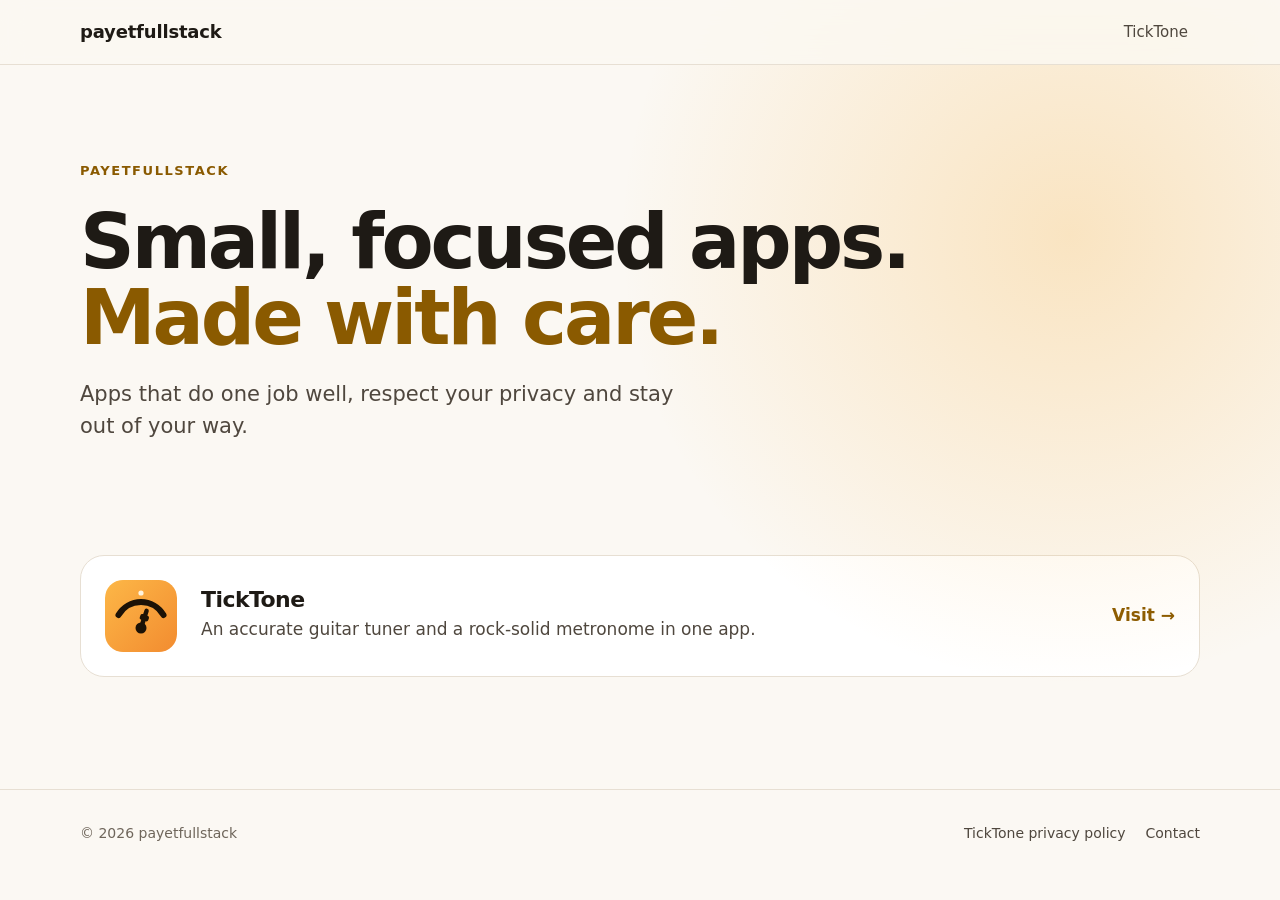
<file: index.html>
<!doctype html>
<html lang="en">
<head>
  <meta charset="utf-8">
  <meta name="viewport" content="width=device-width, initial-scale=1">
  <title>payetfullstack</title>
  <meta name="description" content="Apps by payetfullstack, including TickTone, a guitar tuner and metronome.">
  <meta name="theme-color" content="#121212" media="(prefers-color-scheme: dark)">
  <meta name="theme-color" content="#fbf8f3" media="(prefers-color-scheme: light)">
  <link rel="canonical" href="https://payetfullstack.github.io/">
  <link rel="icon" href="ticktone/icon.svg" type="image/svg+xml">
  <link rel="stylesheet" href="assets/site.css">
</head>
<body>
  <a class="skip-link" href="#main">Skip to content</a>

  <header class="site-header">
    <div class="wrap">
      <a class="brand" href="./">payetfullstack</a>
      <nav class="nav" aria-label="Main">
        <a href="ticktone/">TickTone</a>
      </nav>
    </div>
  </header>

  <main id="main">
    <section class="hero">
      <div class="wrap">
        <p class="kicker">payetfullstack</p>
        <h1>Small, focused apps.<br><em>Made with care.</em></h1>
        <p class="lead">Apps that do one job well, respect your privacy and stay out of your way.</p>
      </div>
    </section>

    <section class="wrap" style="padding-bottom: clamp(64px, 9vw, 112px)" aria-label="Apps">
      <a class="app-card" href="ticktone/">
        <img src="ticktone/icon.svg" alt="" width="72" height="72">
        <div>
          <h2>TickTone</h2>
          <p>An accurate guitar tuner and a rock-solid metronome in one app.</p>
        </div>
        <span class="go">Visit →</span>
      </a>
    </section>
  </main>

  <footer class="site-footer">
    <div class="wrap">
      <p>© 2026 payetfullstack</p>
      <nav aria-label="Footer">
        <a href="ticktone/privacy/">TickTone privacy policy</a>
        <a href="mailto:payetfullstack+support@gmail.com">Contact</a>
      </nav>
    </div>
  </footer>
</body>
</html>
</file>
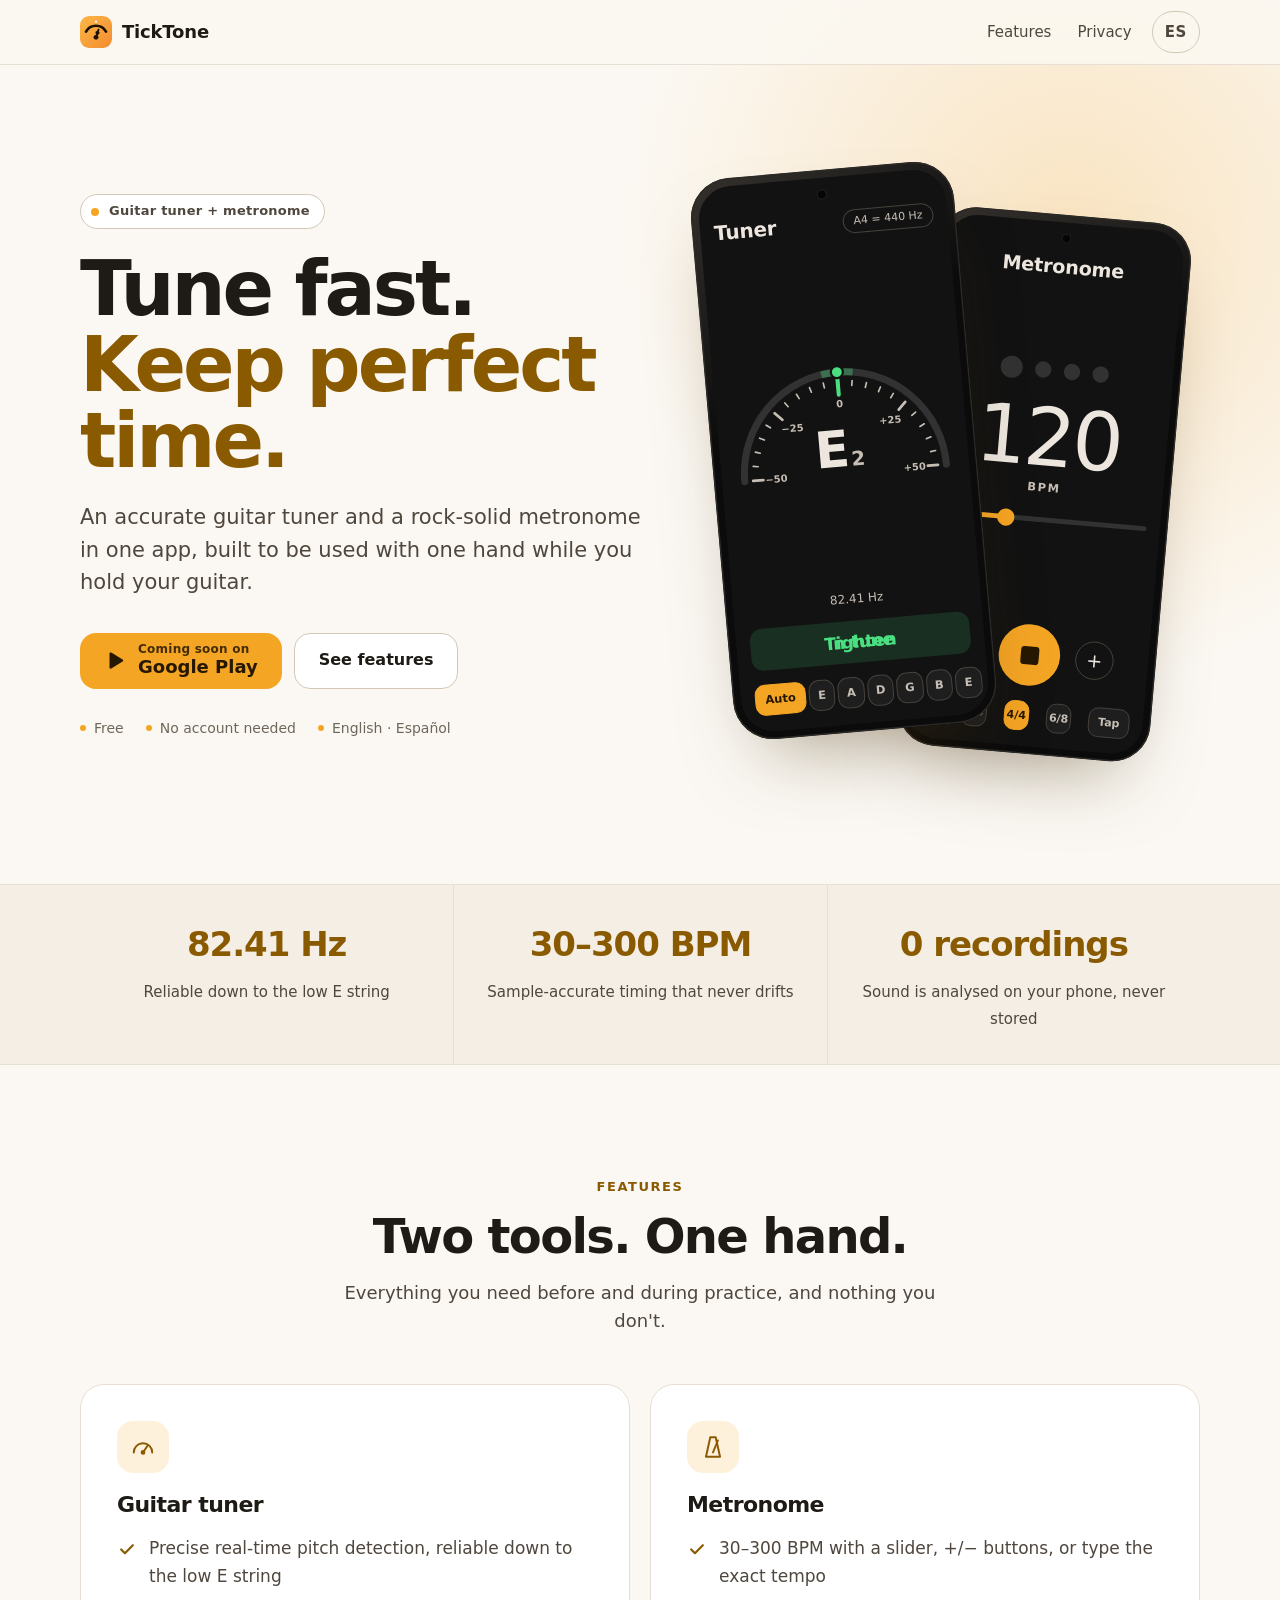
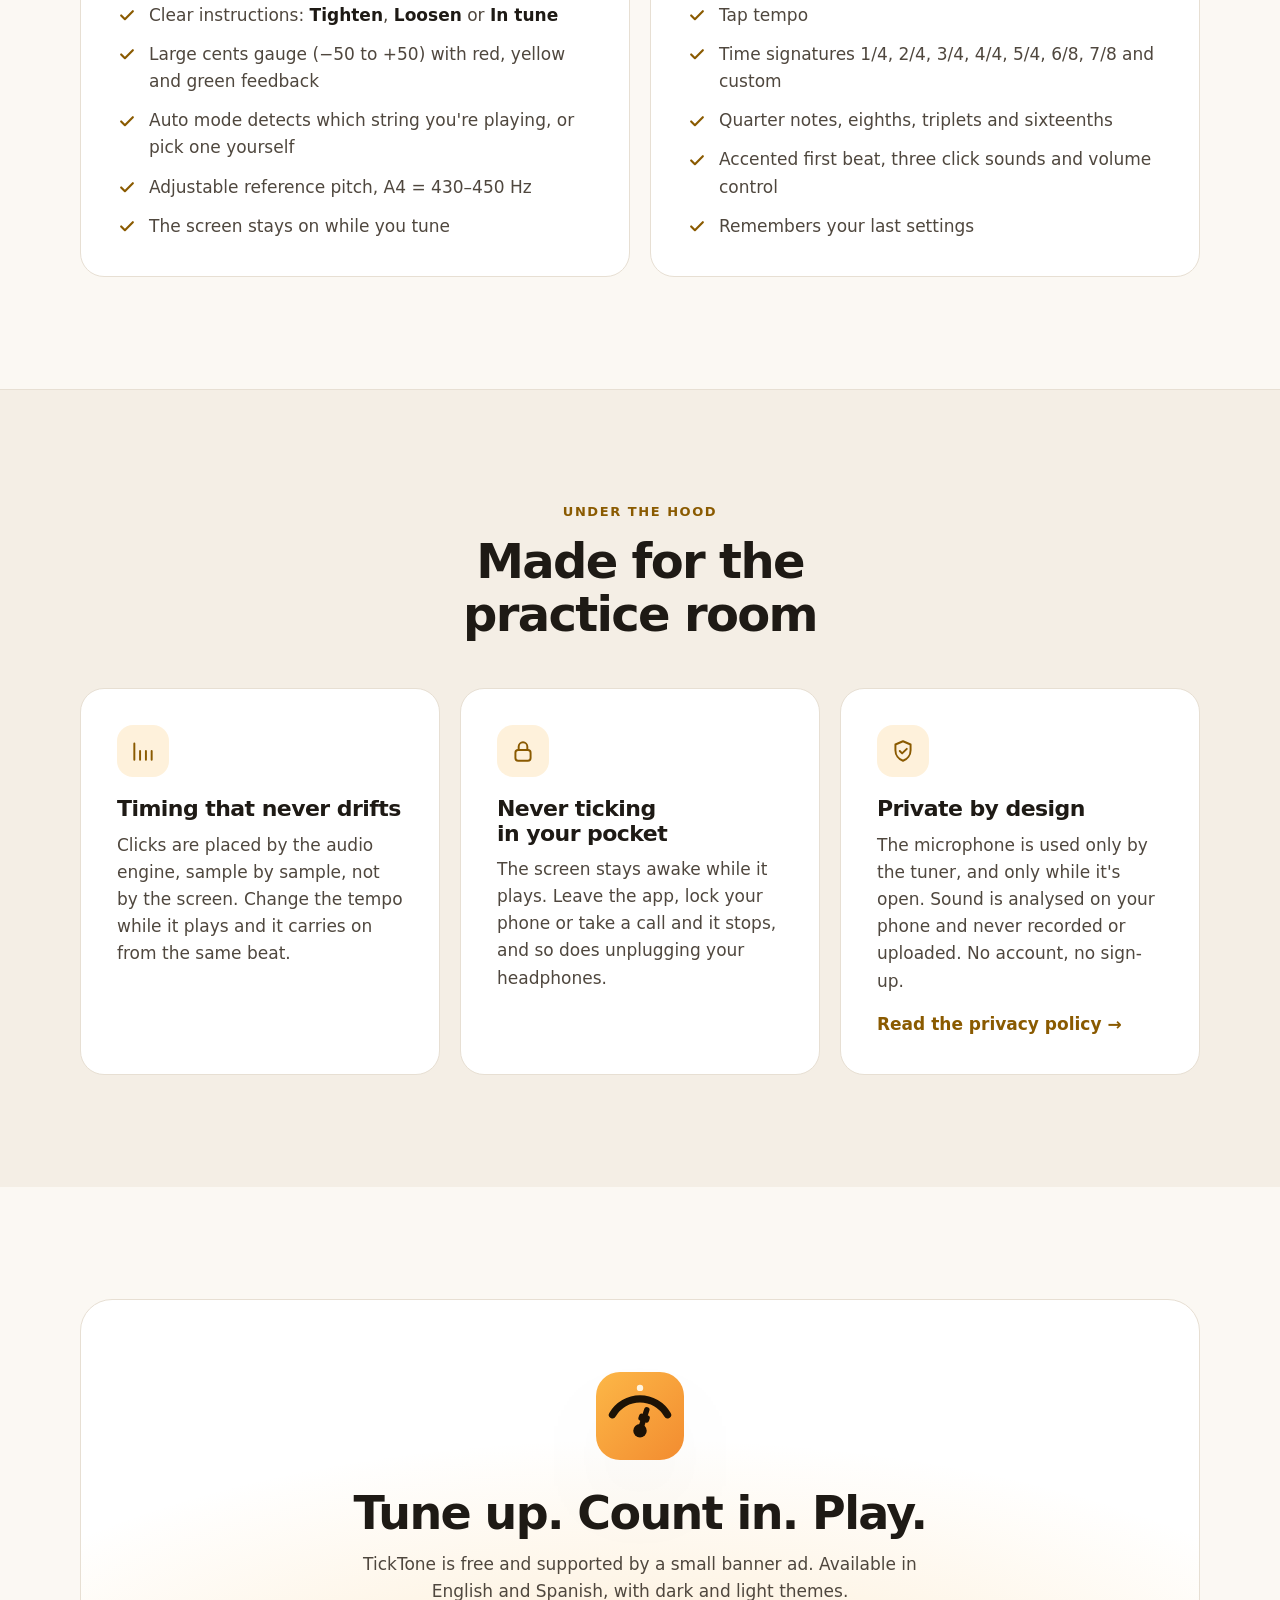
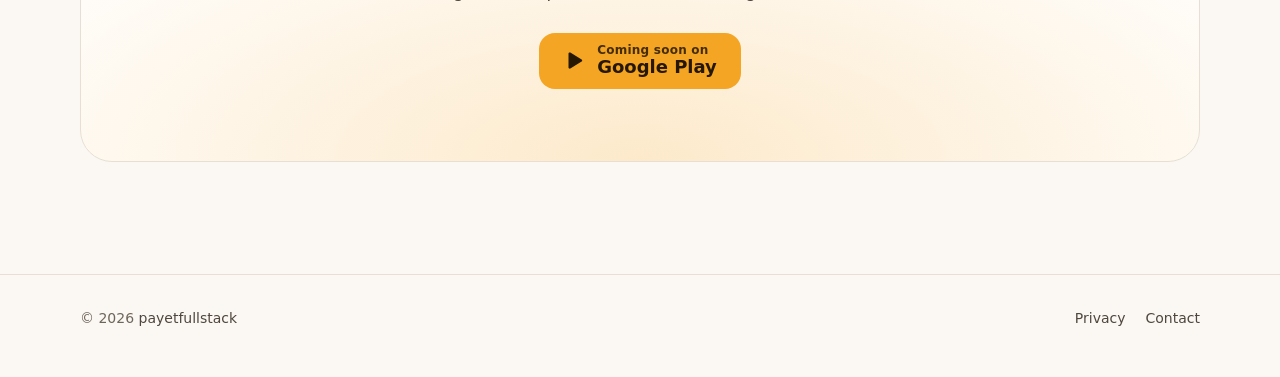
<file: ticktone/index.html>
<!doctype html>
<html lang="en">
<head>
  <meta charset="utf-8">
  <meta name="viewport" content="width=device-width, initial-scale=1">
  <title data-i18n="meta.title">TickTone: Tuner &amp; Metronome</title>
  <meta name="description" content="An accurate guitar tuner and a rock-solid metronome in one app. Simple, fast, one-handed use.">
  <meta name="theme-color" content="#121212" media="(prefers-color-scheme: dark)">
  <meta name="theme-color" content="#fbf8f3" media="(prefers-color-scheme: light)">
  <link rel="canonical" href="https://payetfullstack.github.io/ticktone/">
  <link rel="icon" href="icon.svg" type="image/svg+xml">
  <meta property="og:type" content="website">
  <meta property="og:url" content="https://payetfullstack.github.io/ticktone/">
  <meta property="og:title" content="TickTone: Tuner &amp; Metronome">
  <meta property="og:description" content="An accurate guitar tuner and a rock-solid metronome in one app. Simple, fast, one-handed use.">
  <link rel="stylesheet" href="../assets/site.css">
  <script src="i18n.js" defer></script>
</head>
<body>
  <a class="skip-link" href="#main" data-i18n="skip">Skip to content</a>

  <header class="site-header">
    <div class="wrap">
      <a class="brand" href="./"><img src="icon.svg" alt="" width="32" height="32">TickTone</a>
      <nav class="nav" aria-label="Main">
        <a class="hide-sm" href="#features" data-i18n="nav.features">Features</a>
        <a href="privacy/" data-i18n="nav.privacy">Privacy</a>
        <button class="lang-toggle" id="lang-toggle" type="button" hidden>ES</button>
      </nav>
    </div>
  </header>

  <main id="main">
    <section class="hero">
      <div class="wrap hero-grid">
        <div class="hero-copy">
          <p class="eyebrow"><span class="dot" aria-hidden="true"></span><span data-i18n="hero.eyebrow">Guitar tuner + metronome</span></p>
          <h1 data-i18n="hero.title">Tune fast.<br><em>Keep perfect time.</em></h1>
          <p class="lead" data-i18n="hero.lead">An accurate guitar tuner and a rock-solid metronome in one app, built to be used with one hand while you hold your guitar.</p>
          <div class="cta-row">
            <!-- When the app is live on Google Play, replace this <span> with:
                 <a class="btn btn-primary" href="https://play.google.com/store/apps/details?id=com.payetfullstack.ticktone">
                 and change data-i18n="cta.soon" "Coming soon on" to "Get it on" (also in i18n.js). Same for the button at the bottom. -->
            <span class="btn btn-primary" aria-disabled="true">
              <svg viewBox="0 0 24 24" aria-hidden="true"><path fill="currentColor" d="M6 3.9c0-1 1.1-1.6 2-1.1l12.3 7.5c.9.5.9 1.8 0 2.3L8 20.2c-.9.5-2-.1-2-1.1z"/></svg>
              <span class="stack"><small data-i18n="cta.soon">Coming soon on</small><strong>Google Play</strong></span>
            </span>
            <a class="btn btn-ghost" href="#features" data-i18n="cta.features">See features</a>
          </div>
          <ul class="meta">
            <li data-i18n="hero.free">Free</li>
            <li data-i18n="hero.account">No account needed</li>
            <li>English · Español</li>
          </ul>
        </div>

        <!-- Mockups of the two screens, drawn in HTML/SVG (decorative). -->
        <div class="phones" aria-hidden="true">
          <div class="phone phone--tuner">
            <div class="screen">
              <div class="app-bar"><b data-i18n="app.tuner">Tuner</b><span class="app-pill" data-i18n="app.a4">A4 = 440 Hz</span></div>
              <div class="gauge">
                <svg viewBox="0 0 200 128">
                  <path class="track" d="M8 120 A92 92 0 0 1 192 120"/>
                  <g class="ticks">
                    <line x1="24.9" y1="120" x2="15.7" y2="120" class="major"/>
                    <line x1="21.3" y1="107.5" x2="16.8" y2="106.8"/>
                    <line x1="24.2" y1="95.4" x2="19.9" y2="94"/>
                    <line x1="29" y1="83.8" x2="24.9" y2="81.7"/>
                    <line x1="35.5" y1="73.2" x2="31.8" y2="70.5"/>
                    <line x1="46.9" y1="66.9" x2="40.4" y2="60.4" class="major"/>
                    <line x1="53.2" y1="55.5" x2="50.5" y2="51.8"/>
                    <line x1="63.8" y1="49" x2="61.7" y2="44.9"/>
                    <line x1="75.4" y1="44.2" x2="74" y2="39.9"/>
                    <line x1="87.5" y1="41.3" x2="86.8" y2="36.8"/>
                    <line x1="100" y1="44.9" x2="100" y2="35.7" class="major"/>
                    <line x1="112.5" y1="41.3" x2="113.2" y2="36.8"/>
                    <line x1="124.6" y1="44.2" x2="126" y2="39.9"/>
                    <line x1="136.2" y1="49" x2="138.3" y2="44.9"/>
                    <line x1="146.8" y1="55.5" x2="149.5" y2="51.8"/>
                    <line x1="153.1" y1="66.9" x2="159.6" y2="60.4" class="major"/>
                    <line x1="164.5" y1="73.2" x2="168.2" y2="70.5"/>
                    <line x1="171" y1="83.8" x2="175.1" y2="81.7"/>
                    <line x1="175.8" y1="95.4" x2="180.1" y2="94"/>
                    <line x1="178.7" y1="107.5" x2="183.2" y2="106.8"/>
                    <line x1="175.1" y1="120" x2="184.3" y2="120" class="major"/>
                  </g>
                  <g class="labels">
                    <text x="36.9" y="123.2">−50</text>
                    <text x="55.4" y="78.6">−25</text>
                    <text x="100" y="60.1">0</text>
                    <text x="144.6" y="78.6">+25</text>
                    <text x="163.1" y="123.2">+50</text>
                  </g>
                  <g class="live">
                    <path class="zone" d="M85.61 29.13 A92 92 0 0 1 114.39 29.13"/>
                    <g class="needle">
                      <line x1="100" y1="48.6" x2="100" y2="28"/>
                      <circle cx="100" cy="28" r="5.5"/>
                    </g>
                  </g>
                  <text class="note" x="96" y="114">E<tspan class="octave" dx="2">2</tspan></text>
                </svg>
              </div>
              <p class="readout">82.41 Hz</p>
              <div class="banner"><span class="b-tighten" data-i18n="app.tighten">Tighten</span><span class="b-intune" data-i18n="app.intune">In tune</span></div>
              <div class="chips">
                <span class="chip chip--wide on">Auto</span>
                <span class="chip">E</span><span class="chip">A</span><span class="chip">D</span>
                <span class="chip">G</span><span class="chip">B</span><span class="chip">E</span>
              </div>
            </div>
          </div>

          <div class="phone phone--metro">
            <div class="screen">
              <div class="app-bar"><b data-i18n="app.metronome">Metronome</b></div>
              <div class="metro-main">
                <div class="beats"><i class="beat beat--accent"></i><i class="beat"></i><i class="beat"></i><i class="beat"></i></div>
                <div class="bpm">120</div>
                <div class="bpm-label">BPM</div>
                <div class="slider"></div>
              </div>
              <div class="transport">
                <span class="round"><span>−</span></span>
                <span class="play"></span>
                <span class="round"><span>+</span></span>
              </div>
              <div class="chips">
                <span class="chip">2/4</span><span class="chip">3/4</span><span class="chip on">4/4</span><span class="chip">6/8</span>
                <span class="chip chip--wide" data-i18n="app.tap">Tap</span>
              </div>
            </div>
          </div>
        </div>
      </div>
    </section>

    <section class="strip" aria-label="Highlights">
      <div class="wrap strip-grid">
        <div class="stat"><b>82.41 Hz</b><span data-i18n="stat.lowE">Reliable down to the low E string</span></div>
        <div class="stat"><b>30–300 BPM</b><span data-i18n="stat.bpm">Sample-accurate timing that never drifts</span></div>
        <div class="stat"><b data-i18n="stat.zero">0 recordings</b><span data-i18n="stat.private">Sound is analysed on your phone, never stored</span></div>
      </div>
    </section>

    <section class="section" id="features">
      <div class="wrap">
        <header class="section-head">
          <p class="kicker" data-i18n="features.kicker">Features</p>
          <h2 data-i18n="features.title">Two tools. One hand.</h2>
          <p data-i18n="features.lead">Everything you need before and during practice, and nothing you don't.</p>
        </header>
        <div class="cards-2">
          <article class="card">
            <div class="icon-tile"><svg viewBox="0 0 24 24" aria-hidden="true"><path d="M3.5 17a8.5 8.5 0 0 1 17 0"/><path d="M12 17l4-6"/><circle cx="12" cy="17" r="1.3"/></svg></div>
            <h3 data-i18n="tuner.title">Guitar tuner</h3>
            <ul class="checks">
              <li data-i18n="tuner.1">Precise real-time pitch detection, reliable down to the low E string</li>
              <li data-i18n="tuner.2">Clear instructions: <strong>Tighten</strong>, <strong>Loosen</strong> or <strong>In tune</strong></li>
              <li data-i18n="tuner.3">Large cents gauge (−50 to +50) with red, yellow and green feedback</li>
              <li data-i18n="tuner.4">Auto mode detects which string you're playing, or pick one yourself</li>
              <li data-i18n="tuner.5">Adjustable reference pitch, A4 = 430–450 Hz</li>
              <li data-i18n="tuner.6">The screen stays on while you tune</li>
            </ul>
          </article>
          <article class="card">
            <div class="icon-tile"><svg viewBox="0 0 24 24" aria-hidden="true"><path d="M5.5 21h13l-4-18h-5z"/><path d="M12 17l4.5-11"/></svg></div>
            <h3 data-i18n="metro.title">Metronome</h3>
            <ul class="checks">
              <li data-i18n="metro.1">30–300 BPM with a slider, +/− buttons, or type the exact tempo</li>
              <li data-i18n="metro.2">Tap tempo</li>
              <li data-i18n="metro.3">Time signatures 1/4, 2/4, 3/4, 4/4, 5/4, 6/8, 7/8 and custom</li>
              <li data-i18n="metro.4">Quarter notes, eighths, triplets and sixteenths</li>
              <li data-i18n="metro.5">Accented first beat, three click sounds and volume control</li>
              <li data-i18n="metro.6">Remembers your last settings</li>
            </ul>
          </article>
        </div>
      </div>
    </section>

    <section class="section section--soft">
      <div class="wrap">
        <header class="section-head">
          <p class="kicker" data-i18n="why.kicker">Under the hood</p>
          <h2 data-i18n="why.title">Made for the practice room</h2>
        </header>
        <div class="cards-3">
          <article class="card">
            <div class="icon-tile"><svg viewBox="0 0 24 24" aria-hidden="true"><path d="M4 20V5M9.3 20v-8M14.7 20v-8M20 20v-8"/></svg></div>
            <h3 data-i18n="why.timing.title">Timing that never drifts</h3>
            <p data-i18n="why.timing.body">Clicks are placed by the audio engine, sample by sample, not by the screen. Change the tempo while it plays and it carries on from the same beat.</p>
          </article>
          <article class="card">
            <div class="icon-tile"><svg viewBox="0 0 24 24" aria-hidden="true"><rect x="5" y="11" width="14" height="10" rx="2.5"/><path d="M8 11V8a4 4 0 0 1 8 0v3"/></svg></div>
            <h3 data-i18n="why.bg.title">Never ticking in your pocket</h3>
            <p data-i18n="why.bg.body">The screen stays awake while it plays. Leave the app, lock your phone or take a call and it stops, and so does unplugging your headphones.</p>
          </article>
          <article class="card">
            <div class="icon-tile"><svg viewBox="0 0 24 24" aria-hidden="true"><path d="M12 3l7 3v5.2c0 4.4-2.9 8.3-7 9.8-4.1-1.5-7-5.4-7-9.8V6z"/><path d="M9 12l2.2 2.2L15.5 10"/></svg></div>
            <h3 data-i18n="why.privacy.title">Private by design</h3>
            <p data-i18n="why.privacy.body">The microphone is used only by the tuner, and only while it's open. Sound is analysed on your phone and never recorded or uploaded. No account, no sign-up.</p>
            <a class="more" href="privacy/" data-i18n="why.privacy.link">Read the privacy policy →</a>
          </article>
        </div>
      </div>
    </section>

    <section class="section">
      <div class="wrap">
        <div class="cta-band">
          <img src="icon.svg" alt="" width="88" height="88">
          <h2 data-i18n="end.title">Tune up. Count in. Play.</h2>
          <p data-i18n="end.body">TickTone is free and supported by a small banner ad. Available in English and Spanish, with dark and light themes.</p>
          <span class="btn btn-primary" aria-disabled="true">
            <svg viewBox="0 0 24 24" aria-hidden="true"><path fill="currentColor" d="M6 3.9c0-1 1.1-1.6 2-1.1l12.3 7.5c.9.5.9 1.8 0 2.3L8 20.2c-.9.5-2-.1-2-1.1z"/></svg>
            <span class="stack"><small data-i18n="cta.soon">Coming soon on</small><strong>Google Play</strong></span>
          </span>
        </div>
      </div>
    </section>
  </main>

  <footer class="site-footer">
    <div class="wrap">
      <p>© 2026 <a href="../">payetfullstack</a></p>
      <nav aria-label="Footer">
        <a href="privacy/" data-i18n="nav.privacy">Privacy</a>
        <a href="mailto:payetfullstack+support@gmail.com" data-i18n="nav.contact">Contact</a>
      </nav>
    </div>
  </footer>
</body>
</html>
</file>
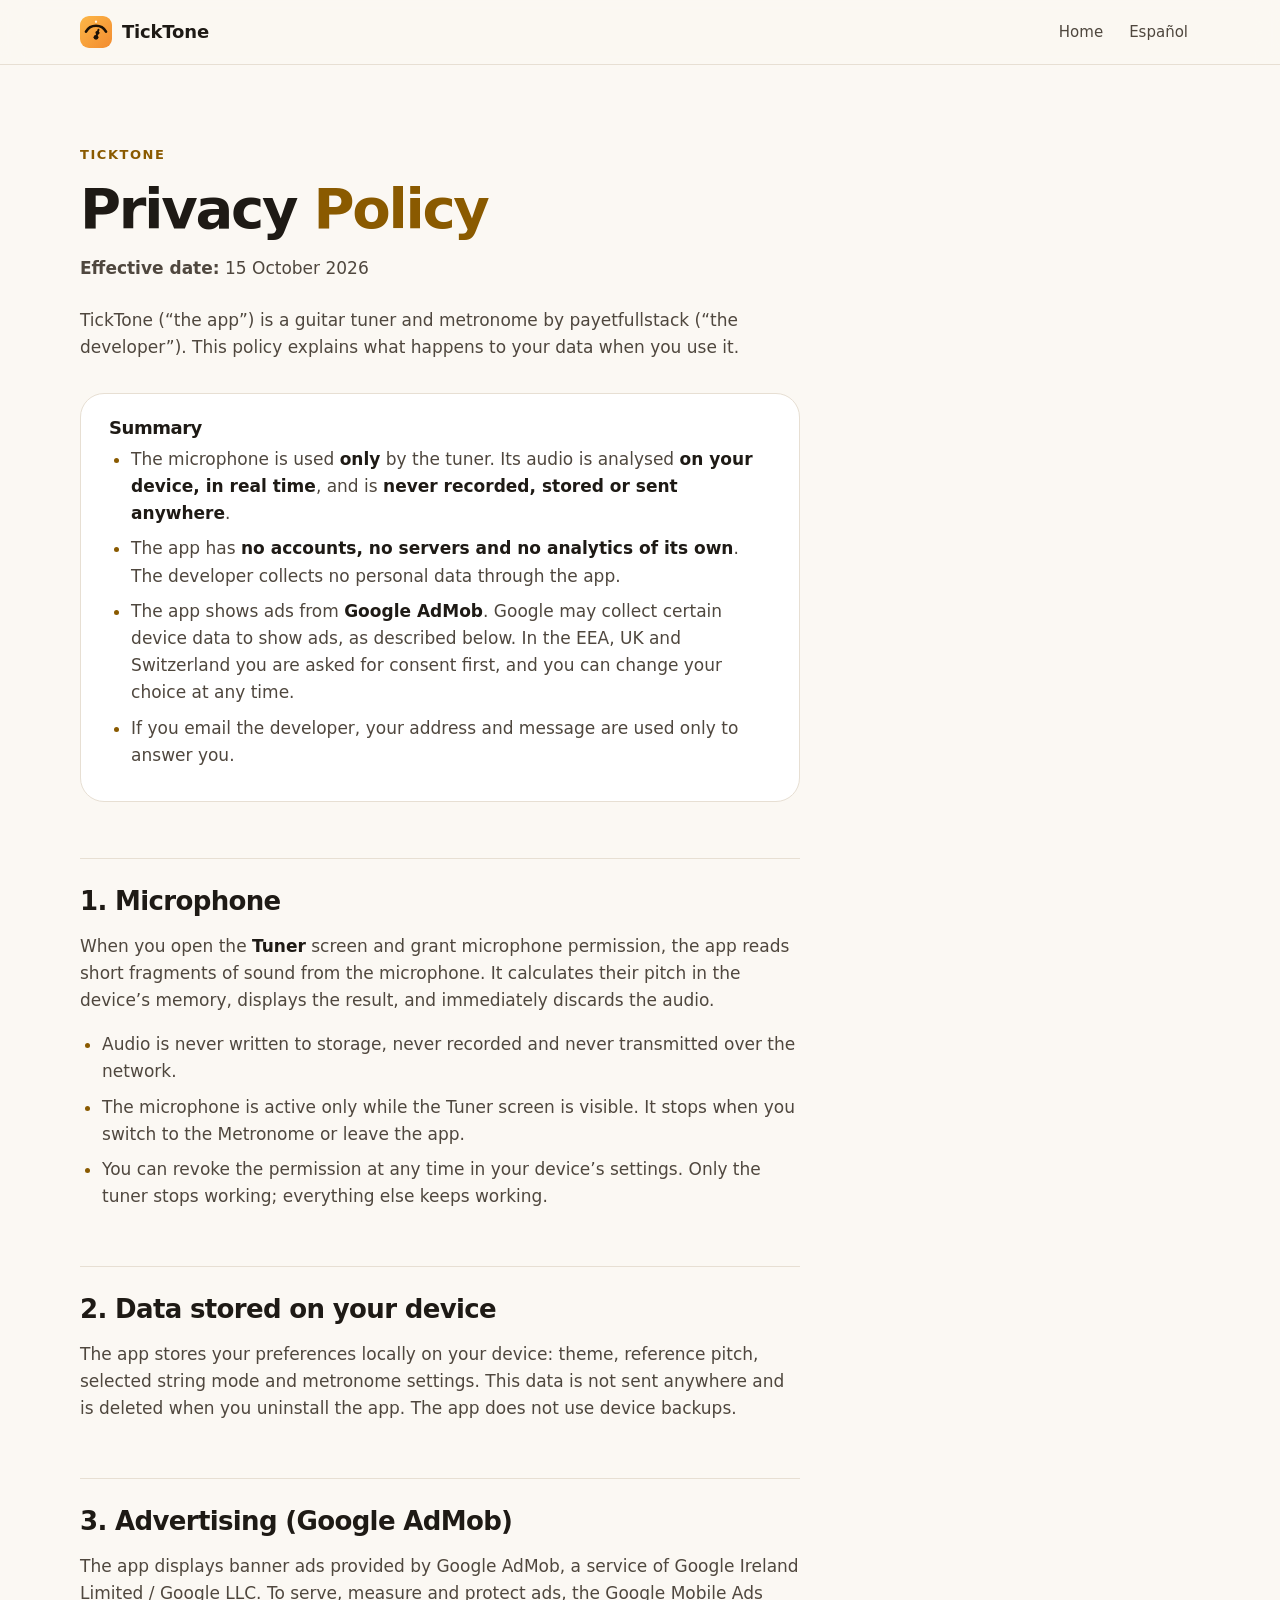
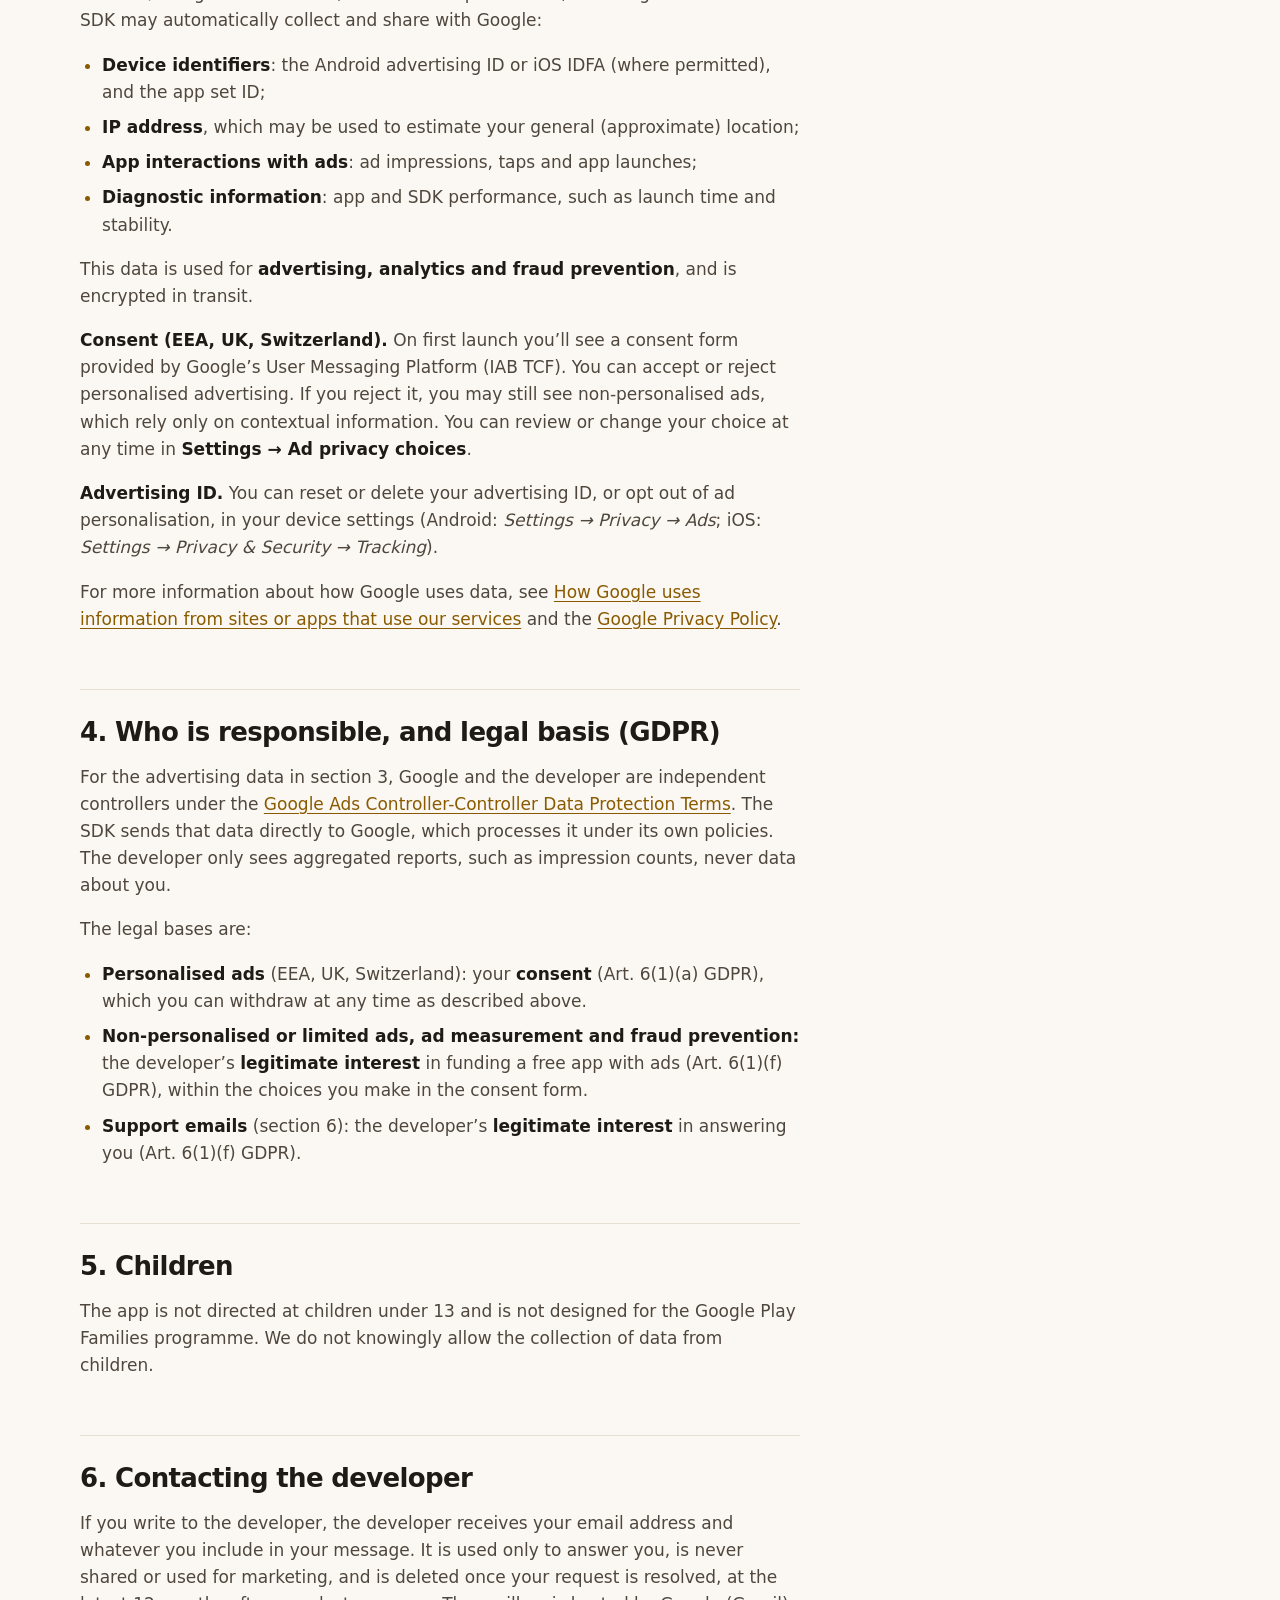
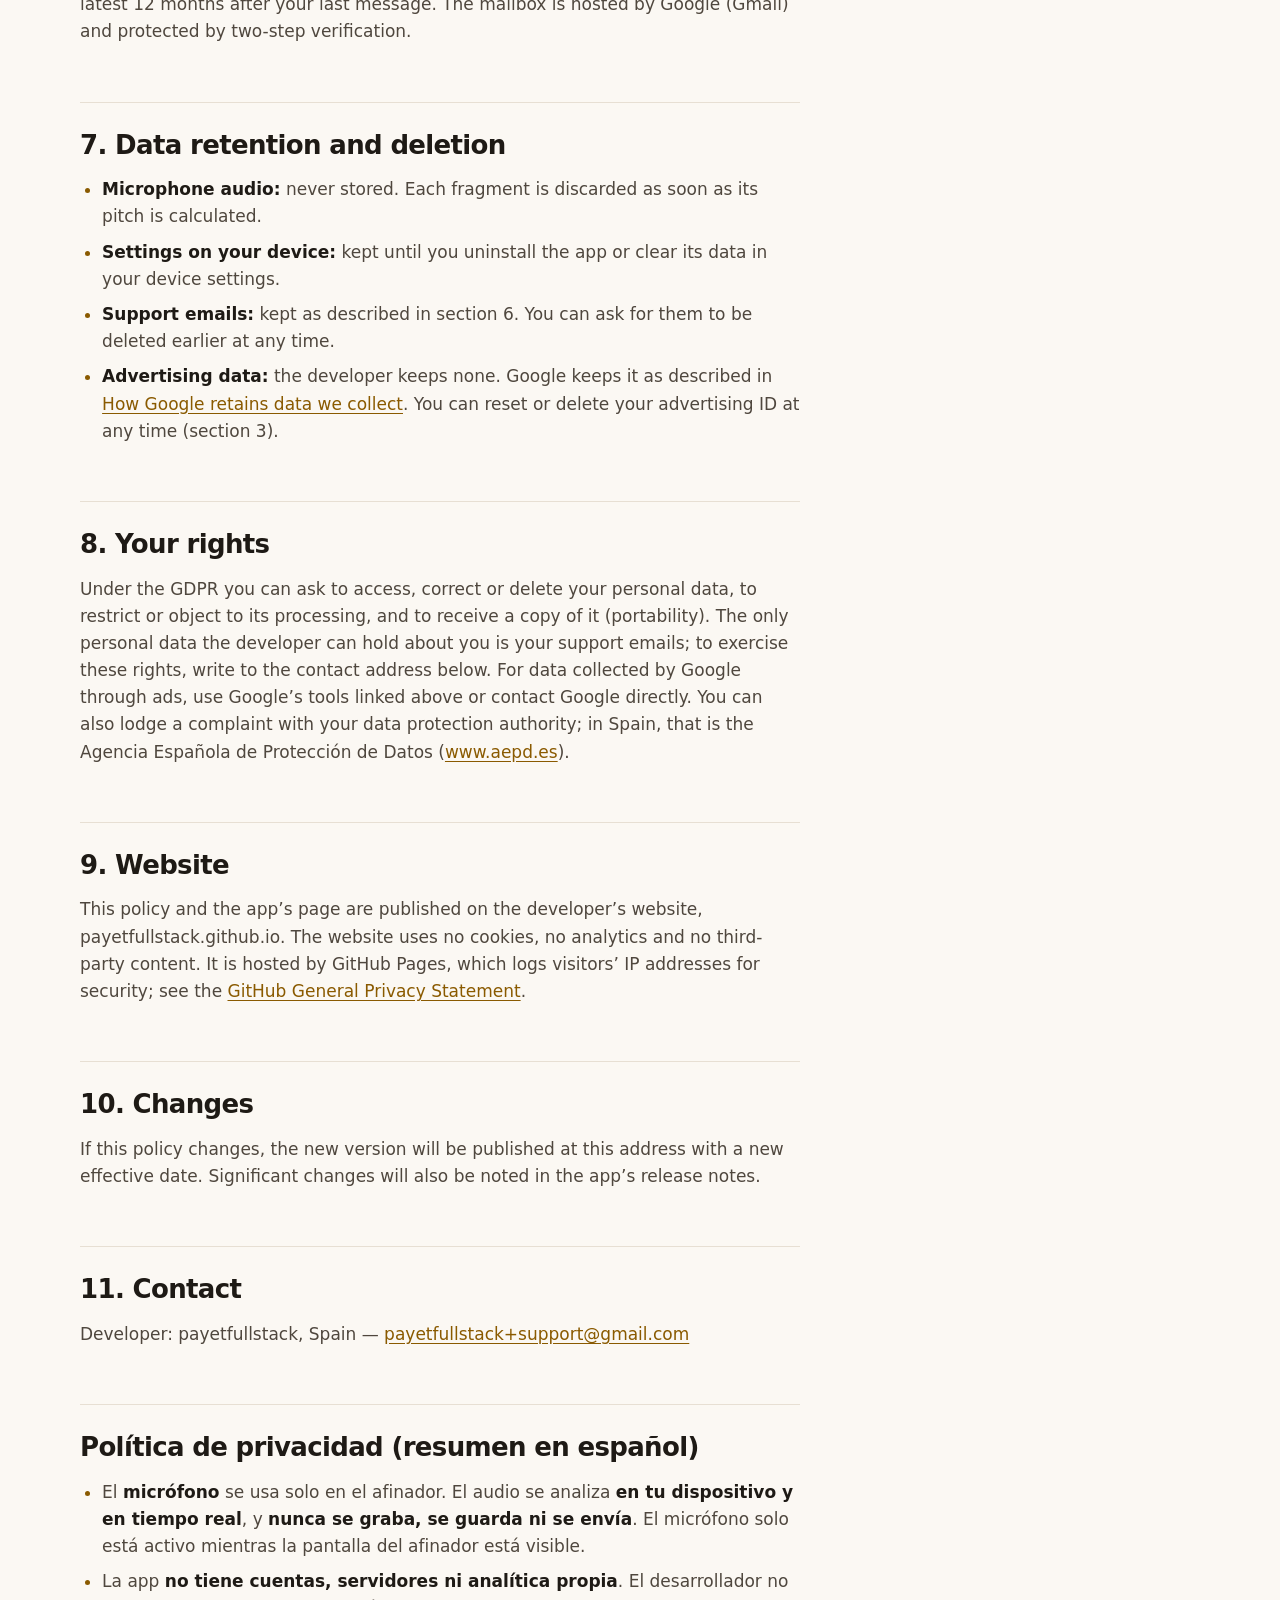
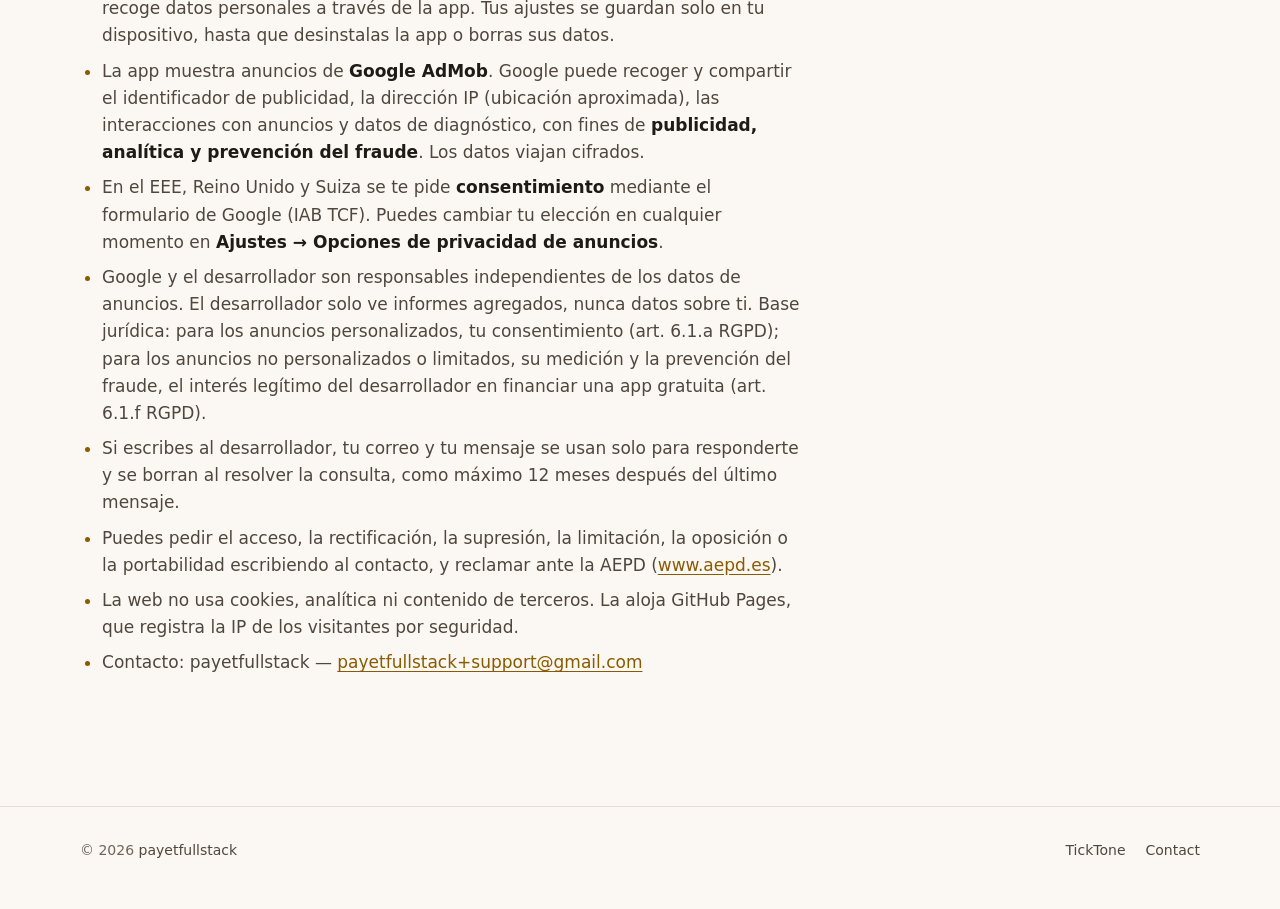
<file: ticktone/privacy/index.html>
<!doctype html>
<!-- Published copy of docs/PRIVACY_POLICY.md in the TickTone repo. Update both together. -->
<html lang="en">
<head>
  <meta charset="utf-8">
  <meta name="viewport" content="width=device-width, initial-scale=1">
  <title>TickTone Privacy Policy</title>
  <meta name="description" content="How TickTone handles your data: the microphone audio never leaves your device, no accounts, and Google AdMob ads with consent.">
  <meta name="theme-color" content="#121212" media="(prefers-color-scheme: dark)">
  <meta name="theme-color" content="#fbf8f3" media="(prefers-color-scheme: light)">
  <link rel="canonical" href="https://payetfullstack.github.io/ticktone/privacy/">
  <link rel="icon" href="../icon.svg" type="image/svg+xml">
  <link rel="stylesheet" href="../../assets/site.css">
</head>
<body>
  <a class="skip-link" href="#main">Skip to content</a>

  <header class="site-header">
    <div class="wrap">
      <a class="brand" href="../"><img src="../icon.svg" alt="" width="32" height="32">TickTone</a>
      <nav class="nav" aria-label="Main">
        <a href="../">Home</a>
        <a href="#es" lang="es">Español</a>
      </nav>
    </div>
  </header>

  <main id="main" class="wrap">
    <header class="page-hero">
      <p class="kicker">TickTone</p>
      <h1>Privacy <em>Policy</em></h1>
      <p class="lead">
        <strong>Effective date:</strong> 15 October 2026
      </p>
    </header>

    <article class="prose">
      <p>TickTone (“the app”) is a guitar tuner and metronome by payetfullstack (“the developer”). This policy explains what happens to your data when you use it.</p>

      <section class="summary" aria-labelledby="summary">
        <h2 id="summary">Summary</h2>
        <ul>
          <li>The microphone is used <strong>only</strong> by the tuner. Its audio is analysed <strong>on your device, in real time</strong>, and is <strong>never recorded, stored or sent anywhere</strong>.</li>
          <li>The app has <strong>no accounts, no servers and no analytics of its own</strong>. The developer collects no personal data through the app.</li>
          <li>The app shows ads from <strong>Google AdMob</strong>. Google may collect certain device data to show ads, as described below. In the EEA, UK and Switzerland you are asked for consent first, and you can change your choice at any time.</li>
          <li>If you email the developer, your address and message are used only to answer you.</li>
        </ul>
      </section>

      <h2 id="microphone">1. Microphone</h2>
      <p>When you open the <strong>Tuner</strong> screen and grant microphone permission, the app reads short fragments of sound from the microphone. It calculates their pitch in the device’s memory, displays the result, and immediately discards the audio.</p>
      <ul>
        <li>Audio is never written to storage, never recorded and never transmitted over the network.</li>
        <li>The microphone is active only while the Tuner screen is visible. It stops when you switch to the Metronome or leave the app.</li>
        <li>You can revoke the permission at any time in your device’s settings. Only the tuner stops working; everything else keeps working.</li>
      </ul>

      <h2 id="local-data">2. Data stored on your device</h2>
      <p>The app stores your preferences locally on your device: theme, reference pitch, selected string mode and metronome settings. This data is not sent anywhere and is deleted when you uninstall the app. The app does not use device backups.</p>

      <h2 id="ads">3. Advertising (Google AdMob)</h2>
      <p>The app displays banner ads provided by Google AdMob, a service of Google Ireland Limited / Google LLC. To serve, measure and protect ads, the Google Mobile Ads SDK may automatically collect and share with Google:</p>
      <ul>
        <li><strong>Device identifiers</strong>: the Android advertising ID or iOS IDFA (where permitted), and the app set ID;</li>
        <li><strong>IP address</strong>, which may be used to estimate your general (approximate) location;</li>
        <li><strong>App interactions with ads</strong>: ad impressions, taps and app launches;</li>
        <li><strong>Diagnostic information</strong>: app and SDK performance, such as launch time and stability.</li>
      </ul>
      <p>This data is used for <strong>advertising, analytics and fraud prevention</strong>, and is encrypted in transit.</p>
      <p><strong>Consent (EEA, UK, Switzerland).</strong> On first launch you’ll see a consent form provided by Google’s User Messaging Platform (IAB TCF). You can accept or reject personalised advertising. If you reject it, you may still see non-personalised ads, which rely only on contextual information. You can review or change your choice at any time in <strong>Settings → Ad privacy choices</strong>.</p>
      <p><strong>Advertising ID.</strong> You can reset or delete your advertising ID, or opt out of ad personalisation, in your device settings (Android: <em>Settings → Privacy → Ads</em>; iOS: <em>Settings → Privacy &amp; Security → Tracking</em>).</p>
      <p>For more information about how Google uses data, see <a href="https://policies.google.com/technologies/partner-sites">How Google uses information from sites or apps that use our services</a> and the <a href="https://policies.google.com/privacy">Google Privacy Policy</a>.</p>

      <h2 id="legal-basis">4. Who is responsible, and legal basis (GDPR)</h2>
      <p>For the advertising data in section 3, Google and the developer are independent controllers under the <a href="https://business.safety.google/adscontrollerterms/">Google Ads Controller-Controller Data Protection Terms</a>. The SDK sends that data directly to Google, which processes it under its own policies. The developer only sees aggregated reports, such as impression counts, never data about you.</p>
      <p>The legal bases are:</p>
      <ul>
        <li><strong>Personalised ads</strong> (EEA, UK, Switzerland): your <strong>consent</strong> (Art. 6(1)(a) GDPR), which you can withdraw at any time as described above.</li>
        <li><strong>Non-personalised or limited ads, ad measurement and fraud prevention:</strong> the developer’s <strong>legitimate interest</strong> in funding a free app with ads (Art. 6(1)(f) GDPR), within the choices you make in the consent form.</li>
        <li><strong>Support emails</strong> (section 6): the developer’s <strong>legitimate interest</strong> in answering you (Art. 6(1)(f) GDPR).</li>
      </ul>

      <h2 id="children">5. Children</h2>
      <p>The app is not directed at children under 13 and is not designed for the Google Play Families programme. We do not knowingly allow the collection of data from children.</p>

      <h2 id="support">6. Contacting the developer</h2>
      <p>If you write to the developer, the developer receives your email address and whatever you include in your message. It is used only to answer you, is never shared or used for marketing, and is deleted once your request is resolved, at the latest 12 months after your last message. The mailbox is hosted by Google (Gmail) and protected by two-step verification.</p>

      <h2 id="retention">7. Data retention and deletion</h2>
      <ul>
        <li><strong>Microphone audio:</strong> never stored. Each fragment is discarded as soon as its pitch is calculated.</li>
        <li><strong>Settings on your device:</strong> kept until you uninstall the app or clear its data in your device settings.</li>
        <li><strong>Support emails:</strong> kept as described in section 6. You can ask for them to be deleted earlier at any time.</li>
        <li><strong>Advertising data:</strong> the developer keeps none. Google keeps it as described in <a href="https://policies.google.com/technologies/retention">How Google retains data we collect</a>. You can reset or delete your advertising ID at any time (section 3).</li>
      </ul>

      <h2 id="rights">8. Your rights</h2>
      <p>Under the GDPR you can ask to access, correct or delete your personal data, to restrict or object to its processing, and to receive a copy of it (portability). The only personal data the developer can hold about you is your support emails; to exercise these rights, write to the contact address below. For data collected by Google through ads, use Google’s tools linked above or contact Google directly. You can also lodge a complaint with your data protection authority; in Spain, that is the Agencia Española de Protección de Datos (<a href="https://www.aepd.es">www.aepd.es</a>).</p>

      <h2 id="website">9. Website</h2>
      <p>This policy and the app’s page are published on the developer’s website, payetfullstack.github.io. The website uses no cookies, no analytics and no third-party content. It is hosted by GitHub Pages, which logs visitors’ IP addresses for security; see the <a href="https://docs.github.com/en/site-policy/privacy-policies/github-general-privacy-statement">GitHub General Privacy Statement</a>.</p>

      <h2 id="changes">10. Changes</h2>
      <p>If this policy changes, the new version will be published at this address with a new effective date. Significant changes will also be noted in the app’s release notes.</p>

      <h2 id="contact">11. Contact</h2>
      <p>Developer: payetfullstack, Spain — <a href="mailto:payetfullstack+support@gmail.com">payetfullstack+support@gmail.com</a></p>

      <section lang="es" aria-labelledby="es">
        <h2 id="es">Política de privacidad (resumen en español)</h2>
        <ul>
          <li>El <strong>micrófono</strong> se usa solo en el afinador. El audio se analiza <strong>en tu dispositivo y en tiempo real</strong>, y <strong>nunca se graba, se guarda ni se envía</strong>. El micrófono solo está activo mientras la pantalla del afinador está visible.</li>
          <li>La app <strong>no tiene cuentas, servidores ni analítica propia</strong>. El desarrollador no recoge datos personales a través de la app. Tus ajustes se guardan solo en tu dispositivo, hasta que desinstalas la app o borras sus datos.</li>
          <li>La app muestra anuncios de <strong>Google AdMob</strong>. Google puede recoger y compartir el identificador de publicidad, la dirección IP (ubicación aproximada), las interacciones con anuncios y datos de diagnóstico, con fines de <strong>publicidad, analítica y prevención del fraude</strong>. Los datos viajan cifrados.</li>
          <li>En el EEE, Reino Unido y Suiza se te pide <strong>consentimiento</strong> mediante el formulario de Google (IAB TCF). Puedes cambiar tu elección en cualquier momento en <strong>Ajustes → Opciones de privacidad de anuncios</strong>.</li>
          <li>Google y el desarrollador son responsables independientes de los datos de anuncios. El desarrollador solo ve informes agregados, nunca datos sobre ti. Base jurídica: para los anuncios personalizados, tu consentimiento (art. 6.1.a RGPD); para los anuncios no personalizados o limitados, su medición y la prevención del fraude, el interés legítimo del desarrollador en financiar una app gratuita (art. 6.1.f RGPD).</li>
          <li>Si escribes al desarrollador, tu correo y tu mensaje se usan solo para responderte y se borran al resolver la consulta, como máximo 12 meses después del último mensaje.</li>
          <li>Puedes pedir el acceso, la rectificación, la supresión, la limitación, la oposición o la portabilidad escribiendo al contacto, y reclamar ante la AEPD (<a href="https://www.aepd.es">www.aepd.es</a>).</li>
          <li>La web no usa cookies, analítica ni contenido de terceros. La aloja GitHub Pages, que registra la IP de los visitantes por seguridad.</li>
          <li>Contacto: payetfullstack — <a href="mailto:payetfullstack+support@gmail.com">payetfullstack+support@gmail.com</a></li>
        </ul>
      </section>
    </article>
  </main>

  <footer class="site-footer">
    <div class="wrap">
      <p>© 2026 <a href="../../">payetfullstack</a></p>
      <nav aria-label="Footer">
        <a href="../">TickTone</a>
        <a href="mailto:payetfullstack+support@gmail.com">Contact</a>
      </nav>
    </div>
  </footer>
</body>
</html>
</file>
<file: assets/site.css>
/* payetfullstack.github.io: shared styles.
   Dark by default like the app, light when the system asks for it.
   System fonts only, so the site loads nothing from third parties. */

:root {
  color-scheme: dark;
  --bg: #121212;
  --bg-soft: #161616;
  --surface: #1c1c1c;
  --surface-hi: #262626;
  --line: #2d2a26;
  --line-strong: #47423c;
  --text: #ece6df;
  --muted: #c6beb4;
  --faint: #928a80;
  --accent: #f5a524;
  --accent-ink: #f5a524;
  --on-accent: #261800;
  --glow: rgb(245 165 36 / 0.14);
  --tint: rgb(245 165 36 / 0.12);
  --shadow: 0 40px 80px -30px rgb(0 0 0 / 0.8);
  --radius: 24px;
  --font: ui-sans-serif, system-ui, -apple-system, "Segoe UI", Roboto, "Helvetica Neue", Arial, sans-serif;
}

@media (prefers-color-scheme: light) {
  :root {
    color-scheme: light;
    --bg: #fbf8f3;
    --bg-soft: #f4eee5;
    --surface: #ffffff;
    --surface-hi: #f1ebe2;
    --line: #e7dfd3;
    --line-strong: #d3c8b8;
    --text: #1e1a15;
    --muted: #4f473e;
    --faint: #6f665b;
    --accent-ink: #8a5a00;
    --glow: rgb(245 165 36 / 0.24);
    --tint: rgb(245 165 36 / 0.16);
    --shadow: 0 40px 80px -36px rgb(70 45 5 / 0.5);
  }
}

/* ---------- Base ---------- */

*, *::before, *::after { box-sizing: border-box; }

html {
  -webkit-text-size-adjust: 100%;
  scroll-behavior: smooth;
  scroll-padding-top: 88px;
}

body {
  margin: 0;
  background: var(--bg);
  color: var(--text);
  font: 400 17px/1.6 var(--font);
  -webkit-font-smoothing: antialiased;
}

img, svg { display: block; max-width: 100%; }

a { color: var(--accent-ink); text-underline-offset: 3px; }

h1, h2, h3 { line-height: 1.1; letter-spacing: -0.025em; text-wrap: balance; }

:focus-visible { outline: 2px solid var(--accent); outline-offset: 3px; border-radius: 8px; }

.wrap { width: min(1120px, 100% - 32px); margin-inline: auto; }

.skip-link {
  position: absolute; left: 16px; top: -100px; z-index: 50;
  padding: 10px 16px; border-radius: 12px;
  background: var(--accent); color: var(--on-accent); font-weight: 650; text-decoration: none;
}
.skip-link:focus { top: 12px; }

/* ---------- Header ---------- */

.site-header {
  position: sticky; top: 0; z-index: 20;
  background: color-mix(in srgb, var(--bg) 85%, transparent);
  -webkit-backdrop-filter: blur(14px) saturate(1.4);
  backdrop-filter: blur(14px) saturate(1.4);
  border-bottom: 1px solid var(--line);
}
.site-header .wrap { display: flex; align-items: center; gap: 12px; height: 64px; }

.brand {
  display: inline-flex; align-items: center; gap: 10px;
  color: var(--text); text-decoration: none;
  font-size: 18px; font-weight: 750; letter-spacing: -0.01em;
}
.brand img { width: 32px; height: 32px; border-radius: 9px; }

.nav { margin-left: auto; display: flex; align-items: center; gap: 2px; }
.nav a, .nav button {
  font: inherit; font-size: 15px; color: var(--muted); text-decoration: none;
  padding: 8px 12px; border-radius: 999px; background: none; border: 0; cursor: pointer;
}
.nav a:hover, .nav button:hover { color: var(--text); background: var(--surface-hi); }
.nav .lang-toggle {
  margin-left: 6px; min-width: 48px;
  border: 1px solid var(--line-strong); font-weight: 650; letter-spacing: 0.04em;
}
.nav .lang-toggle[hidden] { display: none; }
@media (max-width: 480px) { .nav .hide-sm { display: none; } }

/* ---------- Buttons ---------- */

.btn {
  display: inline-flex; align-items: center; gap: 12px;
  min-height: 56px; padding: 0 24px; border-radius: 16px;
  font-size: 16px; font-weight: 650; line-height: 1.15; text-decoration: none;
  transition: transform 0.15s ease, background-color 0.15s ease;
}
a.btn:hover { transform: translateY(-1px); }
.btn svg { width: 22px; height: 22px; flex: none; }
.btn-primary { background: var(--accent); color: var(--on-accent); }
.btn-ghost { background: var(--surface); color: var(--text); border: 1px solid var(--line-strong); }
.btn-ghost:hover { background: var(--surface-hi); }
.btn .stack { display: flex; flex-direction: column; text-align: left; }
.btn .stack small { font-size: 12px; font-weight: 600; letter-spacing: 0.02em; opacity: 0.85; }
.btn .stack strong { font-size: 18px; font-weight: 750; }
.btn[aria-disabled="true"] { cursor: default; }

/* ---------- Hero ---------- */

.hero {
  position: relative; isolation: isolate; overflow-x: clip;
  padding: clamp(48px, 8vw, 96px) 0 clamp(64px, 9vw, 112px);
}
.hero::before {
  content: ""; position: absolute; z-index: -1;
  width: 900px; height: 900px; right: -240px; top: -280px;
  background: radial-gradient(closest-side, var(--glow), transparent);
  pointer-events: none;
}

.hero-grid {
  display: grid; align-items: center; gap: 40px;
  grid-template-columns: minmax(0, 1.05fr) minmax(0, 0.95fr);
}

.eyebrow {
  display: inline-flex; align-items: center; gap: 10px; margin: 0;
  padding: 6px 14px 6px 10px; border-radius: 999px;
  border: 1px solid var(--line-strong); background: var(--surface);
  color: var(--muted); font-size: 13px; font-weight: 650; letter-spacing: 0.02em;
}
.eyebrow .dot {
  width: 8px; height: 8px; border-radius: 50%; background: var(--accent);
  animation: pulse 0.5s ease-out infinite; /* 120 BPM */
}
@keyframes pulse {
  from { box-shadow: 0 0 0 0 rgb(245 165 36 / 0.65); }
  to { box-shadow: 0 0 0 9px rgb(245 165 36 / 0); }
}

.hero h1 {
  margin: 22px 0;
  font-size: clamp(42px, 6.6vw, 76px); line-height: 1; letter-spacing: -0.04em; font-weight: 800;
}
.hero h1 em, .page-hero h1 em { font-style: normal; color: var(--accent-ink); }

.lead {
  margin: 0; max-width: 30em;
  font-size: clamp(18px, 2.1vw, 21px); line-height: 1.55; color: var(--muted); text-wrap: pretty;
}

.cta-row { display: flex; flex-wrap: wrap; gap: 12px; margin-top: 34px; }

.meta {
  display: flex; flex-wrap: wrap; gap: 8px 22px;
  margin: 28px 0 0; padding: 0; list-style: none;
  color: var(--faint); font-size: 14px;
}
.meta li { display: inline-flex; align-items: center; gap: 8px; }
.meta li::before { content: ""; width: 6px; height: 6px; border-radius: 50%; background: var(--accent); }

@media (max-width: 880px) {
  .hero-grid { grid-template-columns: minmax(0, 1fr); gap: 56px; }
  .hero-copy { text-align: center; }
  .lead { margin-inline: auto; }
  .cta-row, .meta { justify-content: center; }
}

/* ---------- Phone mockups (always the app's dark theme) ---------- */

.phones {
  --pw: 264px;
  display: grid; place-items: center;
  padding: 8px 0 40px;
}
@media (max-width: 880px) { .phones { --pw: clamp(160px, 46vw, 250px); } }

.phone {
  --a-bg: #121212; --a-text: #ece6df; --a-muted: #c6beb4; --a-faint: #928a80;
  --a-line: #47423c; --a-track: #323232; --a-chip: #1e1e1e;
  --far: #f87171; --close: #fde047; --in: #4ade80;
  grid-area: 1 / 1;
  width: var(--pw); aspect-ratio: 9 / 19.2;
  font-size: calc(var(--pw) / 26.4); /* 10px at 264px wide; everything inside is in em */
  padding: 0.8em; border-radius: 4em;
  background: linear-gradient(150deg, #34312d, #0b0b0b 38%);
  box-shadow: var(--shadow), inset 0 0 0 0.15em #2c2a27;
}
.phone--tuner { transform: translateX(-38%) rotate(-5deg); z-index: 2; }
.phone--metro { transform: translateX(38%) translateY(6%) rotate(5deg) scale(0.96); }
.phone--metro .app-bar { justify-content: center; }

.screen {
  position: relative; height: 100%; overflow: hidden;
  display: flex; flex-direction: column;
  padding: 3.4em 1.4em 1.6em; border-radius: 3.3em;
  background: var(--a-bg); color: var(--a-text);
  font-variant-numeric: tabular-nums; line-height: 1.2;
}
.screen::before { /* camera */
  content: ""; position: absolute; top: 1.1em; left: 50%;
  width: 1.1em; height: 1.1em; margin-left: -0.55em; border-radius: 50%;
  background: #050505; box-shadow: inset 0 0 0 0.15em #1d1d1d;
}

.app-bar { display: flex; align-items: center; justify-content: space-between; gap: 0.6em; }
.app-bar b { font-size: 2em; font-weight: 600; letter-spacing: -0.01em; }
.app-pill {
  flex: none; padding: 0.4em 0.9em; border-radius: 999px;
  border: 1px solid var(--a-line); color: var(--a-muted); font-size: 1.1em;
}

.chips { display: flex; justify-content: space-between; gap: 0.3em; }
.chip {
  flex: none; display: grid; place-items: center;
  min-width: 2.5em; height: 2.7em; padding: 0 0.7em; border-radius: 0.9em;
  background: var(--a-chip); border: 1px solid var(--a-line);
  color: var(--a-muted); font-size: 1.15em; font-weight: 600;
}
.chips .chip { min-width: 0; width: 2.3em; padding: 0; }
.chips .chip--wide { width: auto; padding: 0 0.8em; }
.chip.on { background: #f5a524; border-color: #f5a524; color: #261800; }

/* Tuner screen */

.gauge { flex: 1; display: grid; place-items: center; }
.gauge svg { width: 100%; overflow: visible; }
.gauge .track { fill: none; stroke: var(--a-track); stroke-width: 6.4; stroke-linecap: round; }
.gauge .ticks line { stroke: var(--a-muted); stroke-width: 1.5; stroke-linecap: round; }
.gauge .ticks line.major { stroke-width: 2.5; }
.gauge .labels text { fill: var(--a-muted); font: 600 9px var(--font); text-anchor: middle; }
.gauge .note { fill: var(--a-text); font: 600 46px var(--font); text-anchor: middle; letter-spacing: -0.02em; }
.gauge .octave { font-size: 18px; fill: var(--a-muted); }
.gauge .live { color: var(--in); animation: tune-color 6s infinite; }
.gauge .zone { fill: none; stroke: currentColor; stroke-opacity: 0.35; stroke-width: 6.4; }
.gauge .needle {
  transform-box: view-box; transform-origin: 100px 120px;
  animation: tune-needle 6s cubic-bezier(0.3, 0.7, 0.3, 1) infinite;
}
.gauge .needle line { stroke: currentColor; stroke-width: 3.7; stroke-linecap: round; }
.gauge .needle circle { fill: currentColor; stroke: var(--a-bg); stroke-width: 2; }

/* cents × 1.8 = degrees; red beyond 15 cents, yellow within 15, green within 5 */
@keyframes tune-needle {
  0%   { transform: rotate(-54deg); }
  14%  { transform: rotate(-40deg); }
  26%  { transform: rotate(-22deg); }
  36%  { transform: rotate(-11deg); }
  44%  { transform: rotate(4deg); }
  50%, 88% { transform: rotate(0deg); }
  96%, 100% { transform: rotate(-54deg); }
}
@keyframes tune-color {
  0%, 22%  { color: var(--far); }
  28%, 40% { color: var(--close); }
  44%, 90% { color: var(--in); }
  95%, 100% { color: var(--far); }
}

.readout { margin: 0.4em 0 1.2em; text-align: center; color: var(--a-muted); font-size: 1.2em; }

.banner {
  position: relative; display: grid; place-items: center;
  height: 4.2em; margin-bottom: 1.4em; border-radius: 1.2em;
  color: var(--in); animation: tune-color 6s infinite;
  font-size: 1em; font-weight: 700;
}
.banner::before { content: ""; position: absolute; inset: 0; border-radius: inherit; background: currentColor; opacity: 0.14; }
.banner span { grid-area: 1 / 1; font-size: 1.7em; letter-spacing: -0.01em; }
.banner .b-tighten { animation: show-first 6s infinite; }
.banner .b-intune { animation: show-second 6s infinite; }
@keyframes show-first { 0%, 40% { opacity: 1; } 44%, 92% { opacity: 0; } 96%, 100% { opacity: 1; } }
@keyframes show-second { 0%, 40% { opacity: 0; } 44%, 92% { opacity: 1; } 96%, 100% { opacity: 0; } }

/* Metronome screen */

.metro-main { flex: 1; display: flex; flex-direction: column; align-items: center; justify-content: center; }
.beats { display: flex; align-items: center; gap: 1.3em; margin-bottom: 2.2em; }
.beat {
  width: 1.7em; height: 1.7em; border-radius: 50%; background: var(--a-track);
  animation: beat 2s linear infinite; /* 4 beats at 120 BPM */
}
.beat--accent { width: 2.3em; height: 2.3em; }
.beat:nth-child(2) { animation-delay: 0.5s; }
.beat:nth-child(3) { animation-delay: 1s; }
.beat:nth-child(4) { animation-delay: 1.5s; }
@keyframes beat {
  0% { background: #f5a524; transform: scale(1.25); box-shadow: 0 0 1.6em rgb(245 165 36 / 0.7); }
  16%, 100% { background: var(--a-track); transform: scale(1); box-shadow: 0 0 0 rgb(245 165 36 / 0); }
}
.bpm { font-size: 8.4em; font-weight: 300; line-height: 0.9; letter-spacing: -0.04em; }
.bpm-label { margin-top: 0.5em; color: var(--a-muted); font-size: 1.2em; font-weight: 600; letter-spacing: 0.14em; }
.slider { position: relative; width: 100%; height: 0.45em; margin: 2.4em 0 0.6em; border-radius: 1em; background: var(--a-track); }
.slider::before { content: ""; position: absolute; inset: 0 auto 0 0; width: 33%; border-radius: inherit; background: #f5a524; }
.slider::after {
  content: ""; position: absolute; left: 33%; top: 50%;
  width: 1.8em; height: 1.8em; margin: -0.9em 0 0 -0.9em; border-radius: 50%; background: #f5a524;
}

.transport { display: flex; align-items: center; justify-content: center; gap: 1.6em; margin: 1.6em 0; }
.round {
  display: grid; place-items: center; width: 4em; height: 4em; border-radius: 50%;
  border: 1px solid var(--a-line); color: var(--a-text); font-size: 1em;
}
.round span { font-size: 2em; line-height: 1; }
.play { display: grid; place-items: center; width: 6.4em; height: 6.4em; border-radius: 50%; background: #f5a524; }
.play::before { content: ""; width: 1.9em; height: 1.9em; border-radius: 0.35em; background: #261800; }

/* ---------- Highlights strip ---------- */

.strip { border-block: 1px solid var(--line); background: var(--bg-soft); }
.strip-grid { display: grid; grid-template-columns: repeat(3, minmax(0, 1fr)); }
.stat { padding: 32px 24px; text-align: center; }
.stat + .stat { border-left: 1px solid var(--line); }
.stat b {
  display: block; margin-bottom: 6px;
  font-size: clamp(26px, 3.4vw, 34px); font-weight: 800; letter-spacing: -0.03em;
  font-variant-numeric: tabular-nums; color: var(--accent-ink);
}
.stat span { color: var(--muted); font-size: 15px; }
@media (max-width: 720px) {
  .strip-grid { grid-template-columns: minmax(0, 1fr); }
  .stat { padding: 24px 8px; }
  .stat + .stat { border-left: 0; border-top: 1px solid var(--line); }
}

/* ---------- Sections and cards ---------- */

.section { padding: clamp(64px, 9vw, 112px) 0; }
.section--soft { background: var(--bg-soft); border-top: 1px solid var(--line); }

.section-head { max-width: 640px; margin: 0 auto 48px; text-align: center; }
.kicker {
  margin: 0 0 12px; color: var(--accent-ink);
  font-size: 13px; font-weight: 700; letter-spacing: 0.12em; text-transform: uppercase;
}
.section-head h2 { margin: 0; font-size: clamp(32px, 4.6vw, 48px); font-weight: 800; letter-spacing: -0.035em; }
.section-head p:not(.kicker) { margin: 16px 0 0; color: var(--muted); font-size: 18px; }

.cards-2, .cards-3 { display: grid; gap: 20px; }
.cards-2 { grid-template-columns: repeat(2, minmax(0, 1fr)); }
.cards-3 { grid-template-columns: repeat(3, minmax(0, 1fr)); }
@media (max-width: 960px) { .cards-3 { grid-template-columns: minmax(0, 1fr); } }
@media (max-width: 760px) { .cards-2 { grid-template-columns: minmax(0, 1fr); } }

.card {
  padding: clamp(24px, 3.4vw, 36px); border-radius: var(--radius);
  background: var(--surface); border: 1px solid var(--line);
}
.card h3 { margin: 20px 0 10px; font-size: 22px; font-weight: 750; }
.card p { margin: 0; color: var(--muted); }
.card .more { display: inline-block; margin-top: 16px; font-weight: 650; text-decoration: none; }
.card .more:hover { text-decoration: underline; }

.icon-tile {
  display: grid; place-items: center; width: 52px; height: 52px; border-radius: 16px;
  background: var(--tint); color: var(--accent-ink);
}
.icon-tile svg {
  width: 26px; height: 26px; fill: none; stroke: currentColor;
  stroke-width: 1.8; stroke-linecap: round; stroke-linejoin: round;
}

.checks { margin: 18px 0 0; padding: 0; list-style: none; display: grid; gap: 12px; }
.checks li { position: relative; padding-left: 32px; color: var(--muted); }
.checks li strong { color: var(--text); font-weight: 650; }
.checks li::before {
  content: ""; position: absolute; left: 0; top: 0.2em; width: 20px; height: 20px;
  background: var(--accent-ink);
  -webkit-mask: url("data:image/svg+xml,%3Csvg xmlns='http://www.w3.org/2000/svg' viewBox='0 0 24 24' fill='none' stroke='black' stroke-width='2.6' stroke-linecap='round' stroke-linejoin='round'%3E%3Cpath d='M5 12.5l4.5 4.5L19 7.5'/%3E%3C/svg%3E") center / contain no-repeat;
  mask: url("data:image/svg+xml,%3Csvg xmlns='http://www.w3.org/2000/svg' viewBox='0 0 24 24' fill='none' stroke='black' stroke-width='2.6' stroke-linecap='round' stroke-linejoin='round'%3E%3Cpath d='M5 12.5l4.5 4.5L19 7.5'/%3E%3C/svg%3E") center / contain no-repeat;
}

/* ---------- Closing call to action ---------- */

.cta-band {
  position: relative; isolation: isolate; overflow: hidden;
  display: flex; flex-direction: column; align-items: center; text-align: center;
  padding: clamp(40px, 7vw, 72px) clamp(20px, 5vw, 48px);
  border-radius: 32px; background: var(--surface); border: 1px solid var(--line);
}
.cta-band::before {
  content: ""; position: absolute; z-index: -1; inset: auto -20% -70% -20%; height: 140%;
  background: radial-gradient(closest-side, var(--glow), transparent);
}
.cta-band img { width: 88px; height: 88px; border-radius: 24px; box-shadow: var(--shadow); }
.cta-band h2 { margin: 28px 0 12px; font-size: clamp(30px, 4.4vw, 46px); font-weight: 800; letter-spacing: -0.035em; }
.cta-band p { max-width: 34em; margin: 0 0 28px; color: var(--muted); }

/* ---------- Footer ---------- */

.site-footer { padding: 32px 0 48px; border-top: 1px solid var(--line); color: var(--faint); font-size: 14px; }
.site-footer .wrap { display: flex; flex-wrap: wrap; align-items: center; justify-content: space-between; gap: 12px 24px; }
.site-footer p { margin: 0; }
.site-footer nav { display: flex; flex-wrap: wrap; gap: 4px 20px; }
.site-footer a { color: var(--muted); text-decoration: none; }
.site-footer a:hover { color: var(--text); text-decoration: underline; }

/* ---------- Long-form pages (privacy policy) ---------- */

.page-hero { padding: clamp(48px, 7vw, 80px) 0 8px; }
.page-hero h1 { margin: 12px 0 16px; font-size: clamp(36px, 5.4vw, 56px); font-weight: 800; letter-spacing: -0.04em; }
.page-hero .lead { font-size: 17px; }

.prose { max-width: 720px; padding-bottom: clamp(64px, 9vw, 112px); }
.prose h2 {
  margin: 56px 0 14px; padding-top: 28px; border-top: 1px solid var(--line);
  font-size: 26px; font-weight: 750;
}
.prose h3 { margin: 32px 0 10px; font-size: 19px; font-weight: 700; }
.prose p, .prose li { color: var(--muted); }
.prose strong { color: var(--text); font-weight: 650; }
.prose ul { padding-left: 1.3em; }
.prose li { margin: 8px 0; }
.prose li::marker { color: var(--accent-ink); }

.summary {
  margin: 32px 0 0; padding: 24px 28px; border-radius: var(--radius);
  background: var(--surface); border: 1px solid var(--line);
}
.summary h2 { margin: 0 0 4px; padding: 0; border: 0; font-size: 18px; }
.summary ul { margin: 0; }

.toc-link { display: inline-flex; align-items: center; gap: 6px; font-weight: 650; text-decoration: none; }
.toc-link:hover { text-decoration: underline; }

/* ---------- Developer home ---------- */

.app-card {
  display: grid; grid-template-columns: auto minmax(0, 1fr) auto; align-items: center; gap: 20px 24px;
  padding: 24px; border-radius: var(--radius); background: var(--surface); border: 1px solid var(--line);
  color: inherit; text-decoration: none;
  transition: border-color 0.15s ease, transform 0.15s ease;
}
.app-card:hover { border-color: var(--line-strong); transform: translateY(-2px); }
.app-card img { width: 72px; height: 72px; border-radius: 18px; }
.app-card h2 { margin: 0 0 4px; font-size: 22px; font-weight: 750; }
.app-card p { margin: 0; color: var(--muted); }
.app-card .go { color: var(--accent-ink); font-weight: 650; white-space: nowrap; }
@media (max-width: 560px) {
  .app-card { grid-template-columns: auto minmax(0, 1fr); }
  .app-card .go { grid-column: 1 / -1; }
}

/* ---------- Motion ---------- */

@media (prefers-reduced-motion: reduce) {
  html { scroll-behavior: auto; }
  *, *::before, *::after { animation: none !important; transition: none !important; }
  .gauge .live, .banner { color: var(--in); }
  .banner .b-tighten { opacity: 0; }
}
</file>
